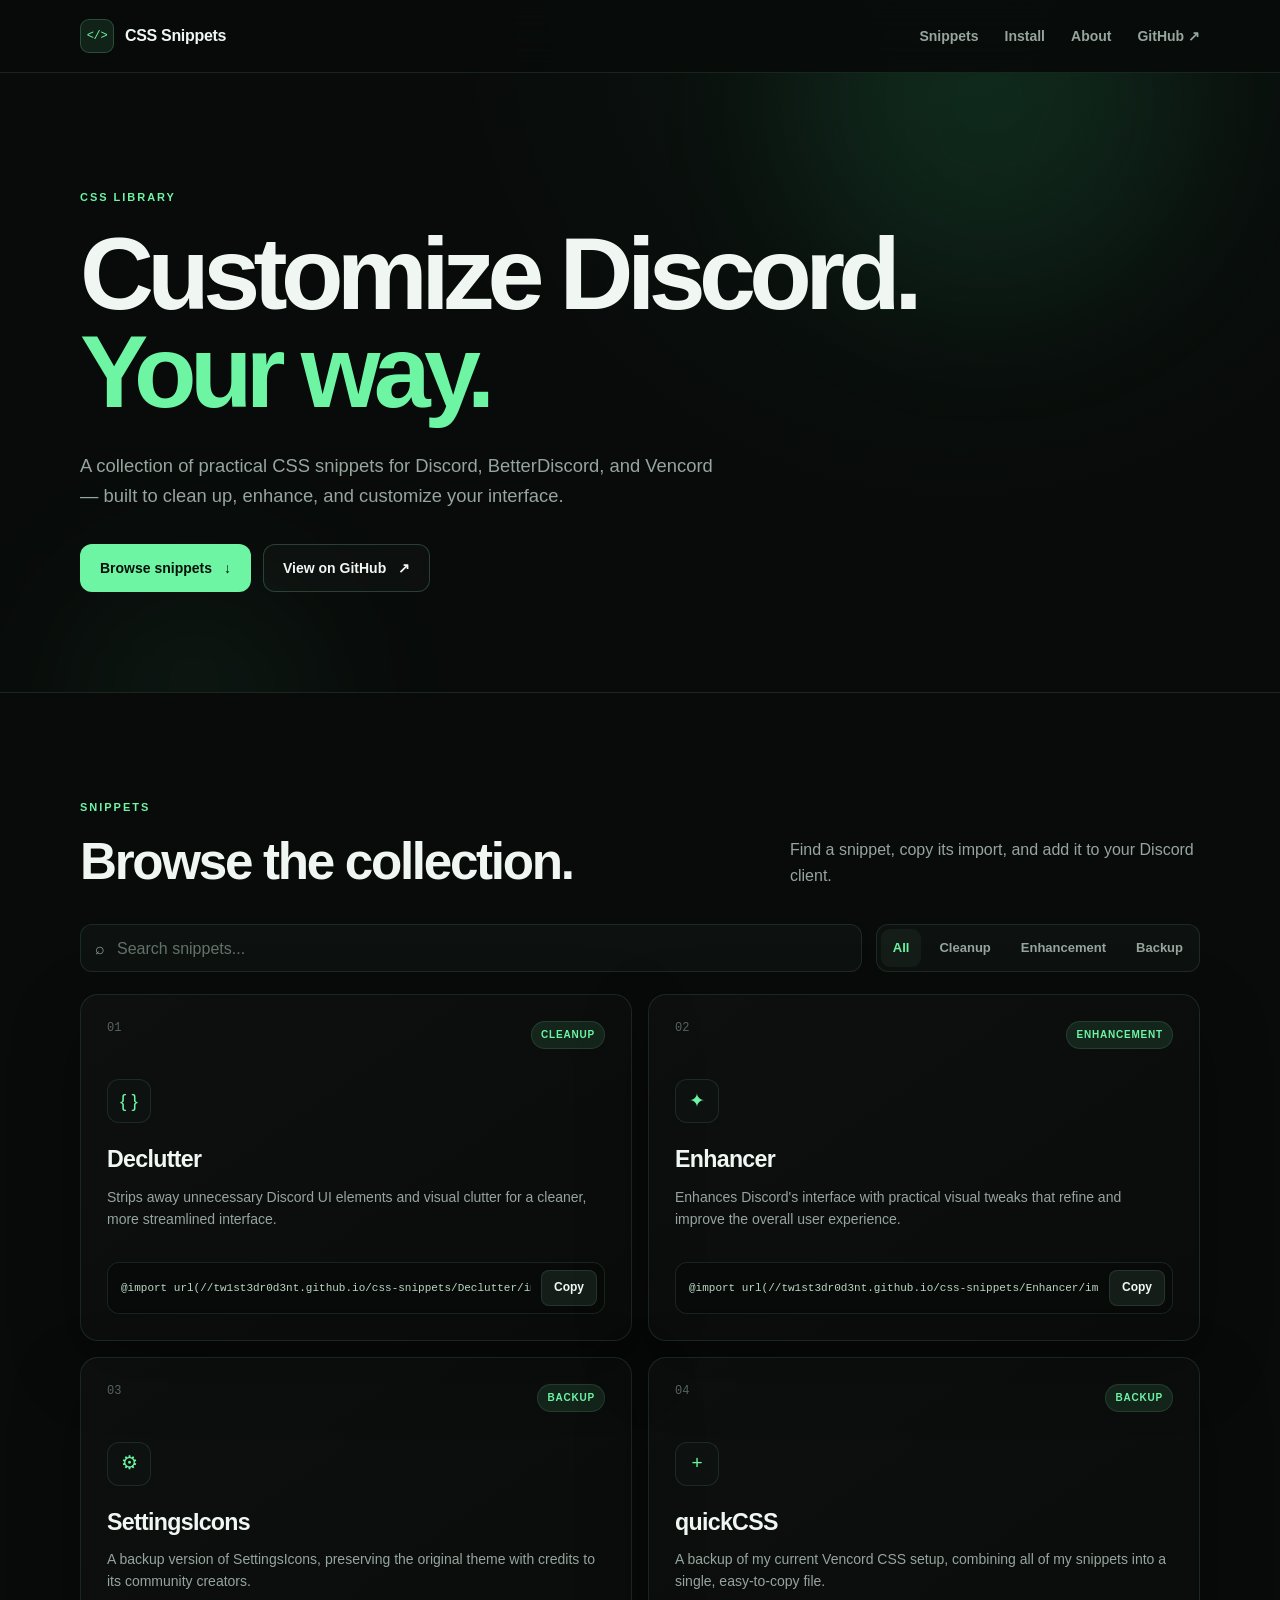
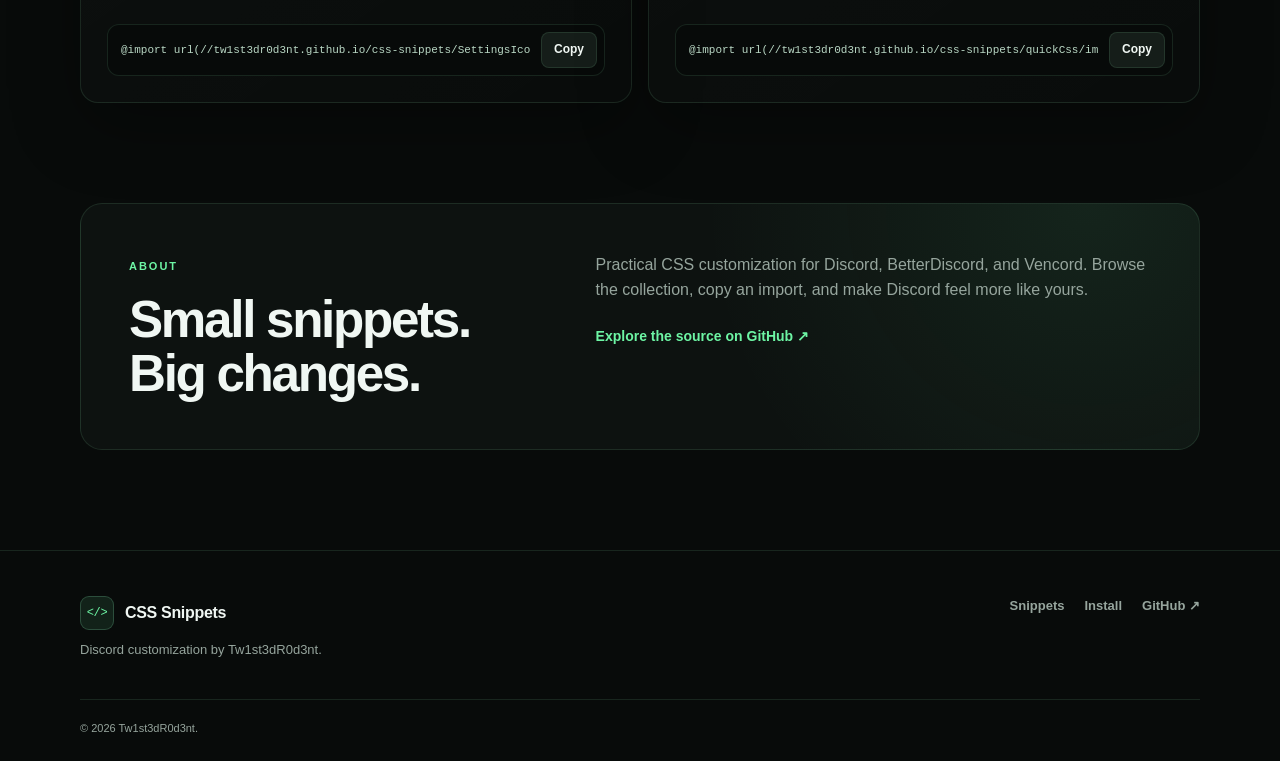
<file: index.html>
<!doctype html>
<html lang="en">
<head>
  <meta charset="utf-8">
  <meta name="viewport" content="width=device-width,initial-scale=1">
  <meta name="color-scheme" content="dark">
  <meta name="theme-color" content="#0b0f0d">
  <meta name="description" content="Tw1st3dR0d3nt's CSS snippets for Discord, BetterDiscord, and Vencord.">
  <title>CSS Snippets · Tw1st3dR0d3nt</title>
  <link rel="stylesheet" href="styles.css">
  <link rel="icon" type="image/svg+xml" href="/css-snippets/favicon.svg">
  <link rel="shortcut icon" href="/css-snippets/favicon.svg">
</head>

<body>
  <header class="site-header">
    <div class="container nav">
      <a class="brand" href="#top">
        <span class="mark">&lt;/&gt;</span>
        <span>CSS Snippets</span>
      </a>
      <nav>
        <a href="#snippets">Snippets</a>
        <a href="#" class="install-trigger" aria-haspopup="dialog" aria-controls="installModal">Install</a>
        <a href="#about">About</a>
        <a href="https://github.com/Tw1st3dR0d3nt/css-snippets" target="_blank" rel="noopener">GitHub ↗</a>
      </nav>
    </div>
  </header>

  <main id="top">
    <section class="hero">
      <div class="glow glow-a"></div>
      <div class="glow glow-b"></div>
      <div class="container hero-content">
        <span class="eyebrow">CSS LIBRARY</span>
        <h1>Customize Discord.<br><span>Your way.</span></h1>
        <p>A collection of practical CSS snippets for Discord, BetterDiscord, and Vencord — built to clean up, enhance, and customize your interface.</p>
        <div class="actions">
          <a class="button primary" href="#snippets">Browse snippets <span>↓</span></a>
          <a class="button secondary" href="https://github.com/Tw1st3dR0d3nt/css-snippets" target="_blank" rel="noopener">View on GitHub <span>↗</span></a>
        </div>
      </div>
    </section>

    <section class="library" id="snippets">
      <div class="container">
        <div class="section-head">
          <div>
            <span class="eyebrow">SNIPPETS</span>
            <h2>Browse the collection.</h2>
          </div>
          <p>Find a snippet, copy its import, and add it to your Discord client.</p>
        </div>

        <div class="toolbar">
          <label class="search">
            <span aria-hidden="true">⌕</span>
            <input
              id="search"
              type="search"
              placeholder="Search snippets..."
              aria-label="Search snippets"
              autocomplete="off"
            >
          </label>
          <div class="filters">
            <button class="filter active" data-filter="all">All</button>
            <button class="filter" data-filter="cleanup">Cleanup</button>
            <button class="filter" data-filter="enhancement">Enhancement</button>
            <button class="filter" data-filter="backup">Backup</button>
          </div>
        </div>

        <div class="grid" id="grid">
          <article class="card" data-name="Declutter" data-category="cleanup">
            <div class="card-top">
              <span class="number">01</span>
              <span class="tag">Cleanup</span>
            </div>
            <div class="icon">{ }</div>
            <h3>Declutter</h3>
            <p>Strips away unnecessary Discord UI elements and visual clutter for a cleaner, more streamlined interface.</p>
            <div class="import">
              <code>@import url(//tw1st3dr0d3nt.github.io/css-snippets/Declutter/import.css);</code>
              <button class="copy" data-copy="@import url(//tw1st3dr0d3nt.github.io/css-snippets/Decluttered/import.css);">Copy</button>
            </div>
          </article>

          <article class="card" data-name="Enhancer" data-category="enhancement">
            <div class="card-top">
              <span class="number">02</span>
              <span class="tag">Enhancement</span>
            </div>
            <div class="icon">✦</div>
            <h3>Enhancer</h3>
            <p>Enhances Discord's interface with practical visual tweaks that refine and improve the overall user experience.</p>
            <div class="import">
              <code>@import url(//tw1st3dr0d3nt.github.io/css-snippets/Enhancer/import.css);</code>
              <button class="copy" data-copy="@import url(//tw1st3dr0d3nt.github.io/css-snippets/Enhancer/import.css);">Copy</button>
            </div>
          </article>

          <article class="card" data-name="SettingsIcons" data-category="backup">
            <div class="card-top">
              <span class="number">03</span>
              <span class="tag">Backup</span>
            </div>
            <div class="icon">⚙</div>
            <h3>SettingsIcons</h3>
            <p>A backup version of SettingsIcons, preserving the original theme with credits to its community creators.</p>
            <div class="import">
              <code>@import url(//tw1st3dr0d3nt.github.io/css-snippets/SettingsIcons/main.min.css);</code>
              <button class="copy" data-copy="@import url(//tw1st3dr0d3nt.github.io/css-snippets/SettingsIcons/main.min.css);">Copy</button>
            </div>
          </article>

          <article class="card" data-name="quickCSS" data-category="backup">
            <div class="card-top">
              <span class="number">04</span>
              <span class="tag">Backup</span>
            </div>
            <div class="icon">+</div>
            <h3>quickCSS</h3>
            <p>A backup of my current Vencord CSS setup, combining all of my snippets into a single, easy-to-copy file.</p>
            <div class="import">
              <code>@import url(//tw1st3dr0d3nt.github.io/css-snippets/quickCss/import.css);</code>
              <button class="copy" data-copy="@import url(//tw1st3dr0d3nt.github.io/css-snippets/quickCss/import.css);">Copy</button>
            </div>
          </article>
        </div>

        <div class="empty" id="empty" hidden>
          <span>⌕</span>
          <h3>No snippets found</h3>
          <p>Try another search or filter.</p>
        </div>
      </div>
    </section>

    <section class="about" id="about">
      <div class="container">
        <div class="about-card">
          <div>
            <span class="eyebrow">ABOUT</span>
            <h2>Small snippets.<br>Big changes.</h2>
          </div>
          <div>
            <p>Practical CSS customization for Discord, BetterDiscord, and Vencord. Browse the collection, copy an import, and make Discord feel more like yours.</p>
            <a class="text-link" href="https://github.com/Tw1st3dR0d3nt/css-snippets" target="_blank" rel="noopener">Explore the source on GitHub ↗</a>
          </div>
        </div>
      </div>
    </section>

    <div class="install-modal" id="installModal" aria-hidden="true">
      <div class="install-backdrop" data-install-close></div>
      <section class="install-dialog" role="dialog" aria-modal="true" aria-labelledby="installTitle">
        <button class="modal-close" type="button" data-install-close aria-label="Close installation guide">×</button>

        <div class="modal-header">
          <span class="eyebrow">INSTALL</span>
          <h2 id="installTitle">Install a snippet</h2>
          <p class="modal-lead"><strong>Choose your snippet</strong></p>
          <p>Browse the library and click <strong>Copy</strong> on the snippet you want to install.</p>
        </div>

        <div class="import-order">
          <span class="import-order-label">IMPORT ORDER</span>
          <p>Paste the snippet's <code>@import</code> URL <strong>at the very top of your CSS, before any other CSS rules.</strong></p>
        </div>

        <div class="install-methods">
          <article class="install-method">
            <div class="method-heading">
              <span class="method-icon">B</span>
              <h3>BetterDiscord</h3>
            </div>
            <ol>
              <li>Open <strong>BetterDiscord Settings → Custom CSS</strong>.</li>
              <li>Choose a snippet and click <strong>Copy</strong>.</li>
              <li>Paste the copied import into your CSS.</li>
              <li>Save/apply your changes.</li>
            </ol>
          </article>

          <article class="install-method">
            <div class="method-heading">
              <span class="method-icon">V</span>
              <h3>Vencord</h3>
            </div>
            <ol>
              <li>Open <strong>Vencord Settings → Vencord</strong>.</li>
              <li>Under <strong>Quick Actions</strong>, click <strong>Edit QuickCSS</strong>.</li>
              <li>Choose a snippet and click <strong>Copy</strong>.</li>
              <li>Paste the copied import into QuickCSS.</li>
              <li>Save/apply your changes.</li>
            </ol>
          </article>
        </div>
      </section>
    </div>
  </main>

  <footer class="footer">
    <div class="container footer-main">
      <div>
        <div class="brand">
          <span class="mark">&lt;/&gt;</span>
          <span>CSS Snippets</span>
        </div>
        <p>Discord customization by Tw1st3dR0d3nt.</p>
      </div>

      <div class="footer-links">
        <a href="#snippets">Snippets</a>
        <a href="#" class="install-trigger" aria-haspopup="dialog" aria-controls="installModal">Install</a>
        <a href="https://github.com/Tw1st3dR0d3nt/css-snippets" target="_blank" rel="noopener">GitHub ↗</a>
      </div>
    </div>

    <div class="container copyright">© 2026 Tw1st3dR0d3nt.</div>
  </footer>

  <script src="script.js"></script>
</body>
</html>
</file>
<file: styles.css>
:root {
  color-scheme: dark;
  --bg: #080b0a;
  --surface: #0d1210;
  --surface2: #111815;
  --surface3: #151d19;
  --border: rgba(151, 255, 194, .11);
  --border2: rgba(151, 255, 194, .2);
  --text: #f0f7f3;
  --muted: #96a59d;
  --accent: #6df5a4;
  --accent2: #35e983;
  --soft: rgba(109, 245, 164, .1);
  --max: 1120px;
}

* {
  box-sizing: border-box;
}

html {
  scroll-behavior: smooth;
}

body {
  margin: 0;
  min-width: 320px;
  background:
    radial-gradient(
      circle at 75% 0,
      rgba(109, 245, 164, .055),
      transparent 32rem
    ),
    var(--bg);
  color: var(--text);
  font: 16px/1.6 Inter, ui-sans-serif, -apple-system, BlinkMacSystemFont,
    "Segoe UI", sans-serif;
  -webkit-font-smoothing: antialiased;
}

body.install-modal-open {
  overflow: hidden;
}

a {
  color: inherit;
  text-decoration: none;
}

button,
input {
  font: inherit;
}

button {
  cursor: pointer;
}

.container {
  width: min(calc(100% - 40px), var(--max));
  margin: auto;
}

.site-header {
  position: sticky;
  top: 0;
  z-index: 20;
  border-bottom: 1px solid var(--border);
  background: rgba(8, 11, 10, .84);
  backdrop-filter: blur(18px);
}

.nav {
  min-height: 72px;
  display: flex;
  align-items: center;
  justify-content: space-between;
  gap: 24px;
}

.brand {
  display: inline-flex;
  align-items: center;
  gap: 11px;
  font-weight: 700;
  letter-spacing: -.02em;
}

.mark {
  width: 34px;
  height: 34px;
  display: grid;
  place-items: center;
  border: 1px solid var(--border2);
  border-radius: 9px;
  background: var(--soft);
  color: var(--accent);
  font: 12px ui-monospace, SFMono-Regular, Menlo, monospace;
}

.nav nav {
  display: flex;
  gap: 26px;
  color: var(--muted);
  font-size: 14px;
  font-weight: 600;
}

.nav nav a:hover,
.footer-links a:hover {
  color: var(--text);
}

:focus-visible {
  outline: 2px solid var(--accent);
  outline-offset: 3px;
}

.hero {
  position: relative;
  overflow: hidden;
  border-bottom: 1px solid var(--border);
}

.hero-content {
  position: relative;
  z-index: 1;
  padding: 110px 0 100px;
}

.glow {
  position: absolute;
  border-radius: 999px;
  filter: blur(75px);
  pointer-events: none;
}

.glow-a {
  width: 380px;
  height: 380px;
  right: 8%;
  top: -160px;
  background: rgba(53, 233, 131, .09);
}

.glow-b {
  width: 260px;
  height: 260px;
  left: 5%;
  bottom: -140px;
  background: rgba(109, 245, 164, .055);
}

.eyebrow {
  display: inline-block;
  margin-bottom: 18px;
  color: var(--accent);
  font-size: 11px;
  font-weight: 800;
  letter-spacing: .18em;
}

.hero h1 {
  max-width: 850px;
  margin: 0;
  font-size: clamp(3.2rem, 8vw, 6.8rem);
  line-height: .96;
  letter-spacing: -.065em;
}

.hero h1 span {
  color: var(--accent);
}

.hero-content > p {
  max-width: 650px;
  margin: 30px 0 0;
  color: var(--muted);
  font-size: clamp(1rem, 2vw, 1.15rem);
}

.actions {
  display: flex;
  flex-wrap: wrap;
  gap: 12px;
  margin-top: 34px;
}

.button {
  min-height: 48px;
  display: inline-flex;
  align-items: center;
  justify-content: center;
  gap: 12px;
  padding: 0 19px;
  border: 1px solid var(--border2);
  border-radius: 12px;
  font-size: 14px;
  font-weight: 700;
  transition: .16s;
}

.button:hover {
  transform: translateY(-2px);
}

.primary {
  border-color: transparent;
  background: var(--accent);
  color: #07100b;
}

.primary:hover {
  background: #8df8b9;
}

.secondary {
  background: rgba(255, 255, 255, .025);
}

.secondary:hover {
  background: var(--surface2);
}

.library {
  padding: 100px 0;
}

.section-head {
  display: flex;
  align-items: end;
  justify-content: space-between;
  gap: 40px;
  margin-bottom: 36px;
}

.section-head h2,
.about-card h2 {
  margin: 0;
  font-size: clamp(2rem, 4vw, 3.25rem);
  line-height: 1.05;
  letter-spacing: -.045em;
}

.section-head p {
  max-width: 410px;
  margin: 0;
  color: var(--muted);
}

.toolbar {
  display: flex;
  gap: 14px;
  margin-bottom: 22px;
}

.search {
  flex: 1;
  height: 48px;
  display: flex;
  align-items: center;
  gap: 10px;
  padding: 0 14px;
  border: 1px solid var(--border);
  border-radius: 12px;
  background: var(--surface);
  color: var(--muted);
}

.search:focus-within {
  border-color: var(--border2);
  box-shadow: 0 0 0 3px var(--soft);
}

.search input {
  width: 100%;
  min-width: 0;
  border: 0;
  outline: 0;
  background: transparent;
  color: var(--text);
}

.search input::placeholder {
  color: #64736a;
}

.filters {
  display: flex;
  gap: 6px;
  padding: 4px;
  border: 1px solid var(--border);
  border-radius: 12px;
  background: var(--surface);
  overflow: auto;
}

.filter {
  min-height: 38px;
  padding: 0 12px;
  border: 0;
  border-radius: 9px;
  background: transparent;
  color: var(--muted);
  font-size: 13px;
  font-weight: 650;
  white-space: nowrap;
}

.filter.active,
.filter:hover {
  background: var(--surface3);
  color: var(--accent);
}

.grid {
  display: grid;
  grid-template-columns: repeat(2, minmax(0, 1fr));
  gap: 16px;
}

.card {
  min-width: 0;
  padding: 26px;
  border: 1px solid var(--border);
  border-radius: 18px;
  background: linear-gradient(
    145deg,
    rgba(255, 255, 255, .025),
    rgba(255, 255, 255, .008)
  );
  box-shadow: 0 24px 70px rgba(0, 0, 0, .3);
  transition: .18s;
}

.card:hover {
  transform: translateY(-4px);
  border-color: var(--border2);
  background: linear-gradient(
    145deg,
    rgba(109, 245, 164, .045),
    rgba(255, 255, 255, .01)
  );
}

.card-top {
  display: flex;
  justify-content: space-between;
  gap: 12px;
}

.number {
  color: #56645c;
  font: 12px ui-monospace, SFMono-Regular, Menlo, monospace;
}

.tag {
  padding: 5px 9px;
  border: 1px solid var(--border);
  border-radius: 999px;
  background: var(--soft);
  color: var(--accent);
  font-size: 10px;
  font-weight: 800;
  letter-spacing: .08em;
  text-transform: uppercase;
}

.icon {
  width: 44px;
  height: 44px;
  display: grid;
  place-items: center;
  margin-top: 30px;
  border: 1px solid var(--border);
  border-radius: 12px;
  background: var(--surface);
  color: var(--accent);
  font-size: 19px;
}

.card h3 {
  margin: 18px 0 7px;
  font-size: 1.45rem;
  letter-spacing: -.03em;
}

.card p {
  min-height: 52px;
  margin: 0;
  color: var(--muted);
  font-size: 14px;
}

.import {
  display: flex;
  align-items: stretch;
  gap: 10px;
  min-width: 0;
  margin-top: 24px;
  padding: 7px;
  border: 1px solid var(--border);
  border-radius: 12px;
  background: #070a09;
}

.import code {
  min-width: 0;
  flex: 1;
  align-self: center;
  overflow-x: auto;
  padding: 5px 6px;
  color: #b9d7c4;
  font: 11px ui-monospace, SFMono-Regular, Menlo, Monaco, Consolas, monospace;
  white-space: nowrap;
}

.copy {
  flex: 0 0 auto;
  min-height: 36px;
  padding: 0 12px;
  border: 1px solid var(--border);
  border-radius: 8px;
  background: var(--surface3);
  color: var(--text);
  font-size: 12px;
  font-weight: 700;
}

.copy:hover,
.copy.copied {
  background: var(--accent);
  color: #07100b;
}

.empty {
  padding: 70px 20px;
  text-align: center;
  border: 1px dashed var(--border2);
  border-radius: 18px;
  color: var(--muted);
}

.empty span {
  color: var(--accent);
  font-size: 34px;
}

.empty h3 {
  margin: 10px 0 4px;
  color: var(--text);
}

.about {
  padding-bottom: 100px;
}

.about-card {
  display: grid;
  grid-template-columns: .9fr 1.2fr;
  gap: 50px;
  padding: 48px;
  border: 1px solid var(--border);
  border-radius: 22px;
  background:
    radial-gradient(
      circle at 90% 0,
      rgba(109, 245, 164, .08),
      transparent 24rem
    ),
    var(--surface);
}

.about-card p {
  margin: 0;
  color: var(--muted);
}

.text-link {
  display: inline-block;
  margin-top: 22px;
  color: var(--accent);
  font-size: 14px;
  font-weight: 700;
}

.text-link:hover {
  text-decoration: underline;
}

.footer {
  border-top: 1px solid var(--border);
  padding: 45px 0 24px;
  color: var(--muted);
}

.footer-main {
  display: flex;
  align-items: start;
  justify-content: space-between;
  gap: 30px;
}

.footer .brand {
  color: var(--text);
}

.footer p {
  margin: 10px 0 0;
  font-size: 13px;
}

.footer-links {
  display: flex;
  gap: 20px;
  font-size: 13px;
  font-weight: 650;
}

.copyright {
  margin-top: 38px;
  padding-top: 20px;
  border-top: 1px solid var(--border);
  font-size: 11px;
}

/* Installation guide modal */

.install-modal {
  position: fixed;
  inset: 0;
  z-index: 100;
  display: none;
  align-items: center;
  justify-content: center;
  padding: 24px;
}

.install-modal.open {
  display: flex;
}

.install-backdrop {
  position: absolute;
  inset: 0;
  background: rgba(0, 0, 0, .68);
  backdrop-filter: blur(7px);
}

.install-dialog {
  position: relative;
  z-index: 1;
  width: min(860px, 100%);
  max-height: min(720px, calc(100vh - 48px));
  overflow: auto;
  padding: 32px;
  border: 1px solid var(--border2);
  border-radius: 22px;
  background: linear-gradient(145deg, #111815, #0b0f0d);
  box-shadow: 0 30px 100px rgba(0, 0, 0, .55);
}

.modal-close {
  position: absolute;
  top: 15px;
  right: 15px;
  width: 38px;
  height: 38px;
  border: 1px solid var(--border);
  border-radius: 10px;
  background: var(--surface3);
  color: var(--muted);
  font-size: 24px;
  line-height: 1;
}

.modal-close:hover {
  border-color: var(--border2);
  background: var(--soft);
  color: var(--text);
}

.modal-header {
  padding-right: 50px;
}

.modal-header .eyebrow {
  margin-bottom: 11px;
}

.modal-header h2 {
  margin: 0;
  font-size: clamp(2rem, 4vw, 2.7rem);
  line-height: 1.05;
  letter-spacing: -.05em;
}

.modal-header p {
  margin: 8px 0 0;
  color: var(--muted);
  font-size: 14px;
}

.modal-header .modal-lead {
  margin-top: 14px;
  color: var(--text);
}

.import-order {
  margin-top: 22px;
  padding: 15px 17px;
  border: 1px solid rgba(109, 245, 164, .22);
  border-radius: 13px;
  background: rgba(109, 245, 164, .07);
}

.import-order-label {
  display: block;
  margin-bottom: 5px;
  color: var(--accent);
  font-size: 10px;
  font-weight: 800;
  letter-spacing: .14em;
}

.import-order p {
  margin: 0;
  color: var(--muted);
  font-size: 13px;
}

.import-order code {
  padding: 2px 5px;
  border-radius: 5px;
  background: rgba(0, 0, 0, .28);
  color: var(--accent);
  font: 12px ui-monospace, SFMono-Regular, Menlo, monospace;
}

.install-methods {
  display: grid;
  grid-template-columns: repeat(2, minmax(0, 1fr));
  gap: 14px;
  margin-top: 14px;
}

.install-method {
  padding: 21px;
  border: 1px solid var(--border);
  border-radius: 16px;
  background: rgba(255, 255, 255, .018);
}

.method-heading {
  display: flex;
  align-items: center;
  gap: 12px;
  margin-bottom: 15px;
}

.method-icon {
  width: 36px;
  height: 36px;
  display: grid;
  place-items: center;
  border: 1px solid var(--border2);
  border-radius: 9px;
  background: var(--soft);
  color: var(--accent);
  font-weight: 800;
}

.install-method h3 {
  margin: 0;
  font-size: 1.2rem;
  letter-spacing: -.025em;
}

.install-method ol {
  margin: 0;
  padding-left: 21px;
  color: var(--muted);
  font-size: 13px;
}

.install-method li {
  padding: 5px 0 5px 4px;
}

.install-method li::marker {
  color: var(--accent);
  font-weight: 800;
}

.install-method strong {
  color: var(--text);
}

@media (max-width: 800px) {
  .container {
    width: min(calc(100% - 28px), var(--max));
  }

  .nav {
    min-height: 64px;
  }

  .nav nav {
    gap: 15px;
    font-size: 12px;
  }

  .hero-content {
    padding: 80px 0 75px;
  }

  .hero h1 {
    font-size: clamp(2.9rem, 14vw, 5rem);
  }

  .section-head {
    display: block;
  }

  .section-head p {
    margin-top: 14px;
  }

  .toolbar {
    display: block;
  }

  .filters {
    margin-top: 10px;
  }

  .grid {
    grid-template-columns: 1fr;
  }

  .about-card {
    grid-template-columns: 1fr;
    gap: 22px;
    padding: 30px;
  }

  .install-modal {
    padding: 14px;
  }

  .install-dialog {
    max-height: calc(100vh - 28px);
    padding: 26px 20px;
  }

  .install-methods {
    grid-template-columns: 1fr;
  }
}

@media (max-width: 520px) {
  .nav nav a:first-child {
    display: none;
  }

  .actions {
    display: grid;
    grid-template-columns: 1fr;
  }

  .button {
    width: 100%;
  }

  .library {
    padding: 75px 0;
  }

  .card {
    padding: 20px;
  }

  .card p {
    min-height: 0;
  }

  .import {
    display: block;
  }

  .import code {
    display: block;
    padding: 9px 6px 11px;
  }

  .copy {
    width: 100%;
  }

  .footer-main {
    display: block;
  }

  .footer-links {
    margin-top: 20px;
  }

  .install-modal {
    padding: 8px;
  }

  .install-dialog {
    border-radius: 17px;
    padding: 23px 16px 18px;
  }

  .modal-header {
    padding-right: 42px;
  }

  .modal-header h2 {
    font-size: 2rem;
  }

  .import-order {
    padding: 14px;
  }

  .install-method {
    padding: 18px;
  }
}

@media (prefers-reduced-motion: reduce) {
  html {
    scroll-behavior: auto;
  }

  * {
    transition: none !important;
  }
}
</file>
